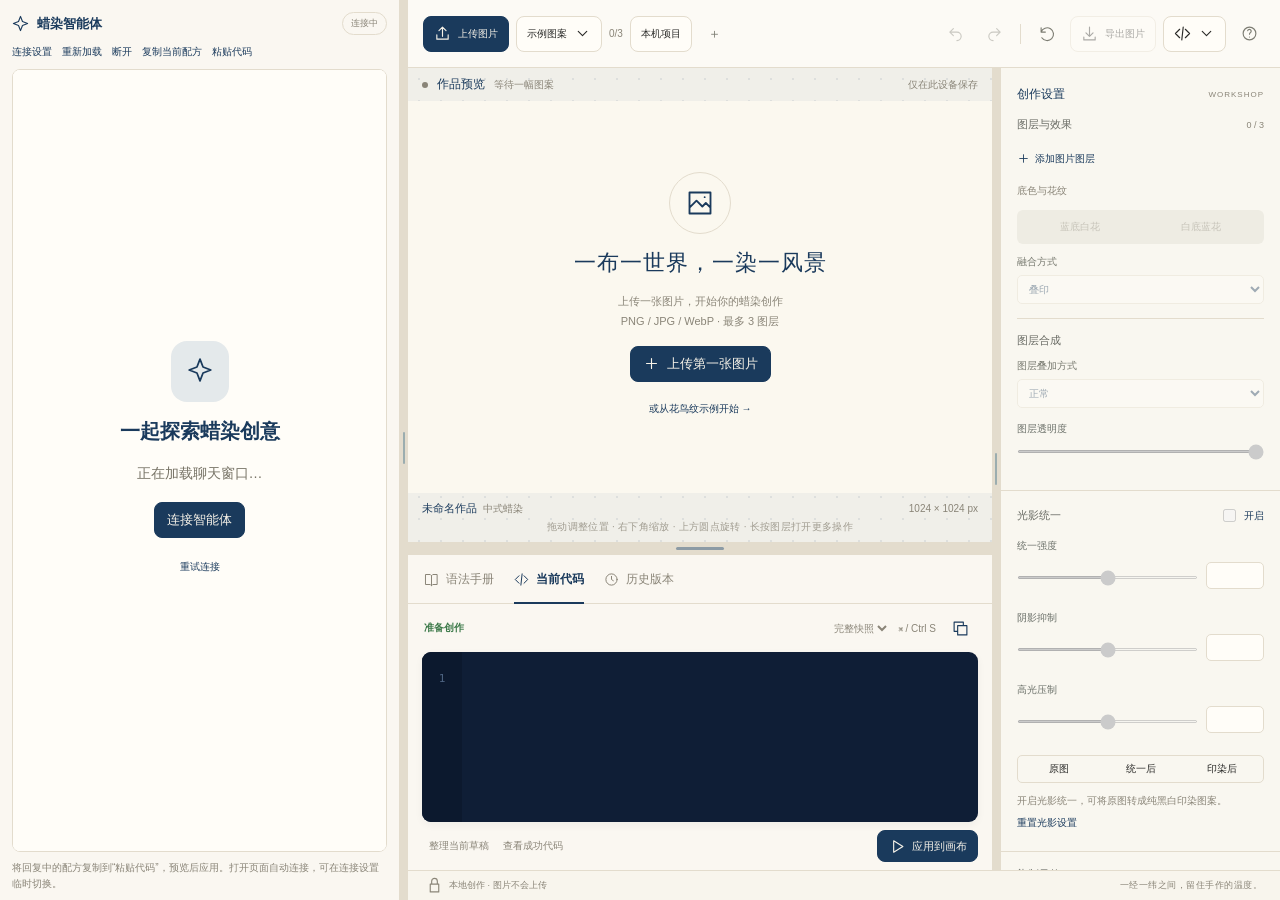
<file: index.html>
<!doctype html><html lang="zh-CN"><head><meta charset="utf-8"><meta name="viewport" content="width=device-width,initial-scale=1"><meta http-equiv="refresh" content="0;url=web/index.html"><title>蜡染AI创作工坊</title></head><body><a href="web/index.html">进入蜡染AI创作工坊</a></body></html>
</file>
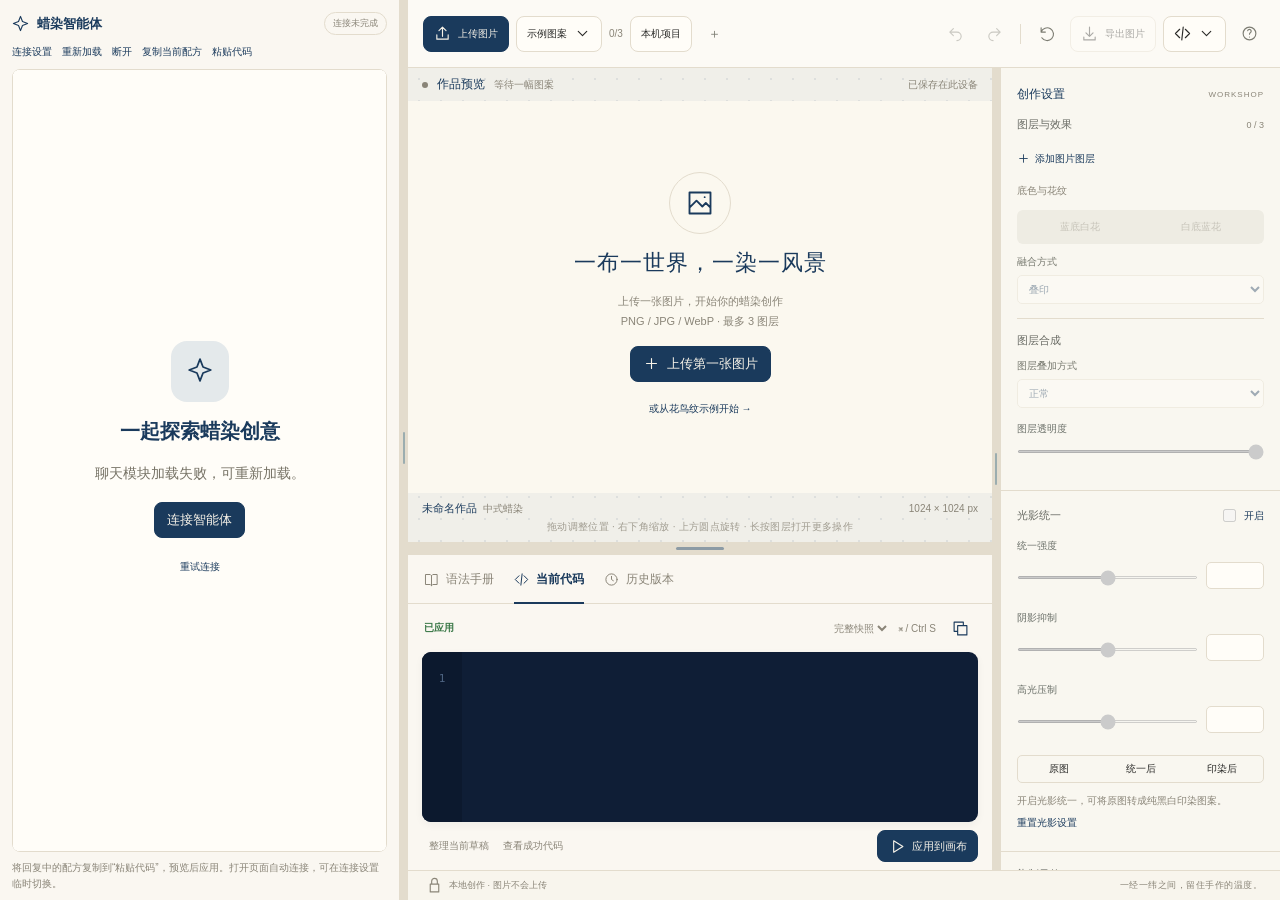
<file: web/index.html>
<!doctype html>
<html lang="zh-CN"><head><meta charset="utf-8"><meta name="viewport" content="width=device-width,initial-scale=1"><meta name="theme-color" content="#1a3a5c"><meta name="description" content="在浏览器里，用中文代码创作属于你的蜡染。图片与作品在本地处理。"><title>蜡染AI创作工坊 · BatikScript</title><link rel="icon" href="assets/favicon.svg" type="image/svg+xml"><link rel="stylesheet" href="style.css"></head><body data-entry="workshop"><div id="app"><p class="boot">正在铺开画布…</p></div><noscript>请开启 JavaScript 以使用本地蜡染创作工具。</noscript><script src="../shared/registry.js"></script><script src="../shared/parser.js"></script><script src="../shared/renderer-legacy.js"></script><script src="../shared/renderer.js"></script><script src="../shared/formatter.js"></script><script src="../shared/storage.js"></script><script src="../shared/ai-adapter.js"></script><script src="workshop-controls.js"></script><script src="../shared/coze-sdk.js"></script><script src="../web/coze-config.js"></script><script src="app.js"></script></body></html>
</file>
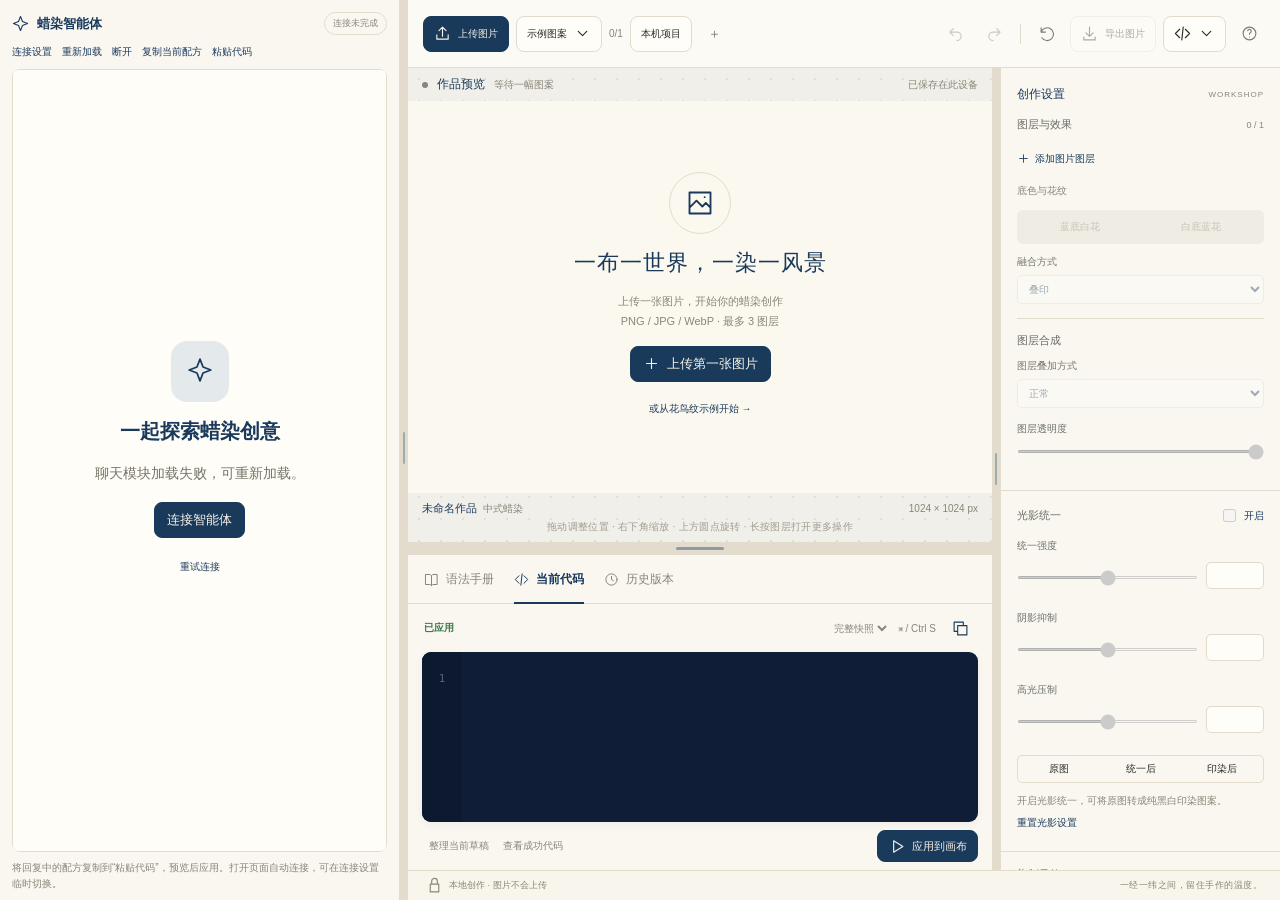
<file: engine/batik_compiler.html>
<!doctype html>
<html lang="zh-CN"><head><meta charset="utf-8"><meta name="viewport" content="width=device-width,initial-scale=1"><title>蜡染单图编译器 · BatikScript</title><link rel="icon" href="../web/assets/favicon.svg" type="image/svg+xml"><link rel="stylesheet" href="../web/style.css"></head><body data-entry="single"><div id="app"><p class="boot">正在铺开画布…</p></div><noscript>请开启 JavaScript。</noscript><script src="../shared/registry.js"></script><script src="../shared/parser.js"></script><script src="../shared/renderer-legacy.js"></script><script src="../shared/renderer.js"></script><script src="../shared/formatter.js"></script><script src="../shared/storage.js"></script><script src="../shared/ai-adapter.js"></script><script src="../web/workshop-controls.js"></script><script src="../shared/coze-sdk.js"></script><script src="../web/coze-config.js"></script><script src="../web/app.js"></script></body></html>
</file>
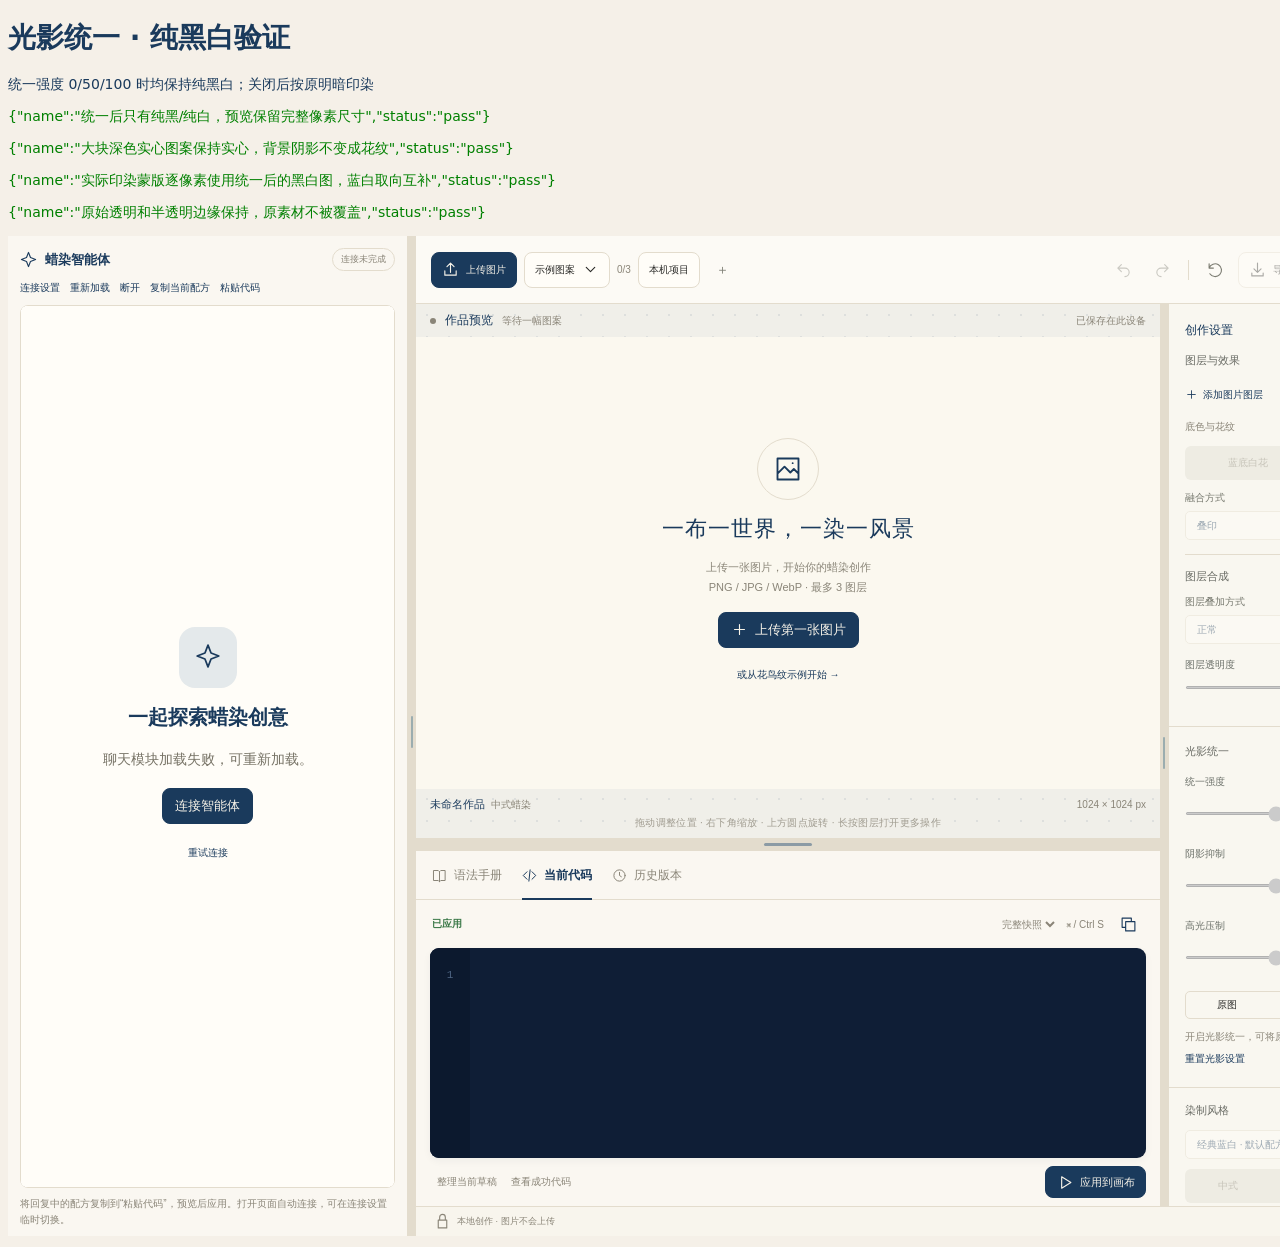
<file: tests/binary-browser.html>
<!doctype html><meta charset="utf-8"><title>纯黑白统一验证</title><style>body{font:14px system-ui;background:#f5f0e8;color:#1a3a5c}.pass{color:green}.fail{color:#b22}pre{white-space:pre-wrap}iframe{width:1440px;height:1000px;border:0}canvas{max-width:100%;display:block;margin-bottom:14px}</style><h1>光影统一 · 纯黑白验证</h1><p id="status">准备</p><div id="report"></div><pre id="json-report"></pre><pre id="image-data" hidden></pre><div id="visuals"></div><iframe id="workshop" src="../web/index.html?test=1"></iframe><script src="binary-browser.js"></script>
</file>
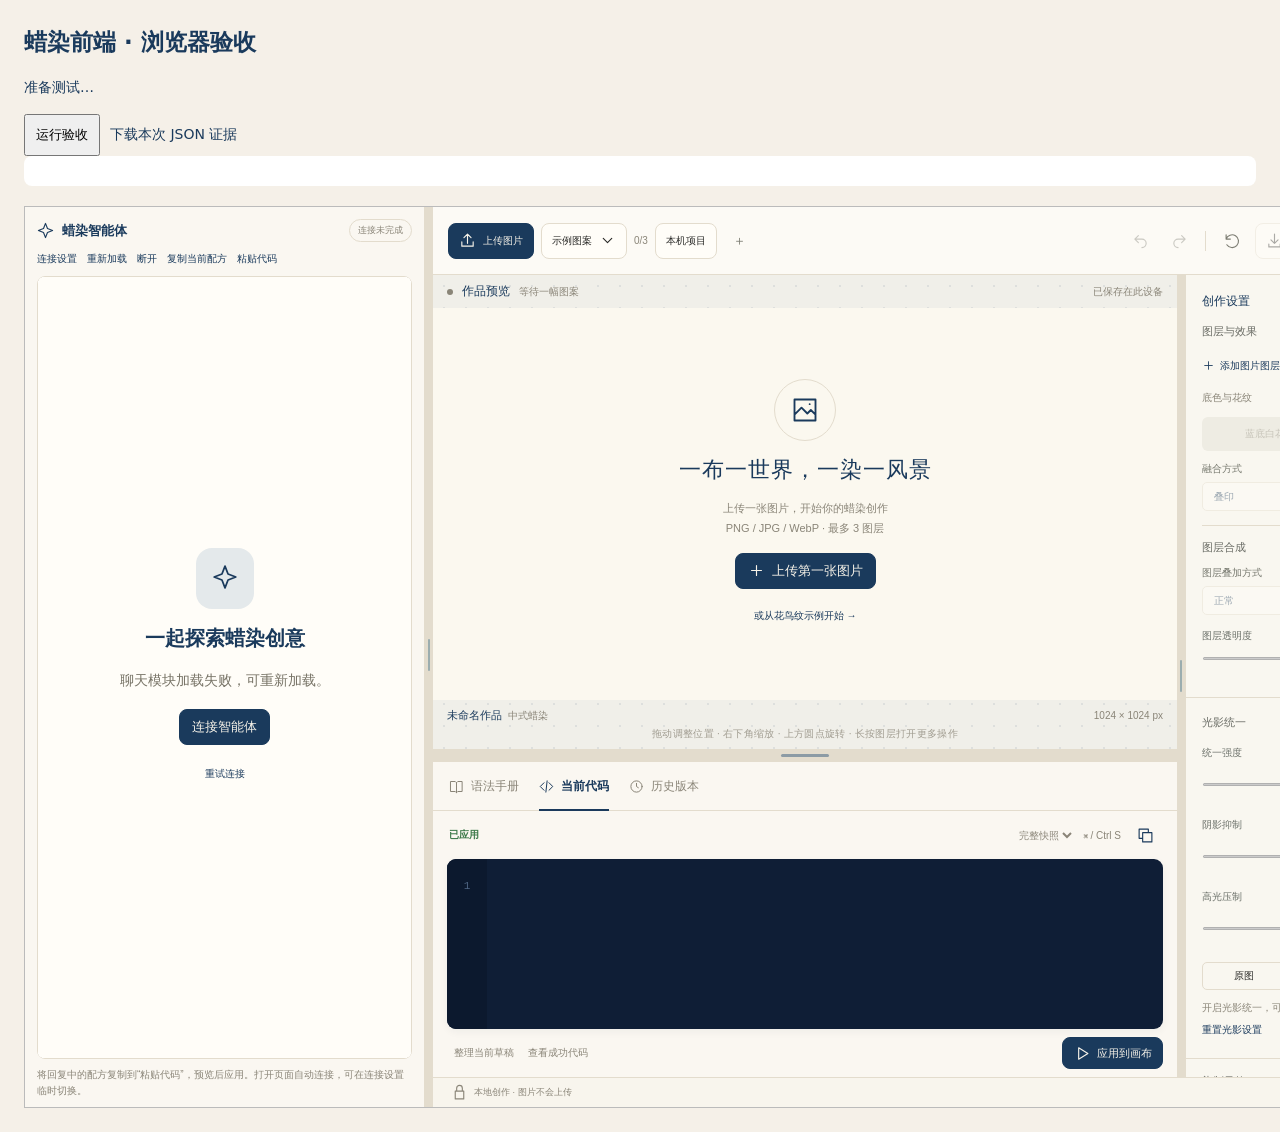
<file: tests/browser.html>
<!doctype html><html lang="zh-CN"><head><meta charset="utf-8"><meta name="viewport" content="width=device-width,initial-scale=1"><title>BatikScript 浏览器验收</title><style>body{font:14px/1.6 system-ui;margin:24px;background:#f5f0e8;color:#1a3a5c}h1{font-size:23px}.pass{color:#3d7a4a}.fail{color:#b3413a}pre{white-space:pre-wrap;font-size:11px}iframe{width:1440px;height:900px;border:1px solid #bbb;display:block;margin-top:20px;transform-origin:top left}button,a{padding:10px;display:inline-block}#report{background:#fff;padding:15px;border-radius:8px}</style></head><body><h1>蜡染前端 · 浏览器验收</h1><p id="status">准备测试…</p><button id="run">运行验收</button><a id="download" hidden>下载本次 JSON 证据</a><div id="report"></div><iframe id="workshop" src="../web/index.html?test=1" title="工坊测试实例"></iframe><script src="browser-tests.js"></script></body></html>
</file>
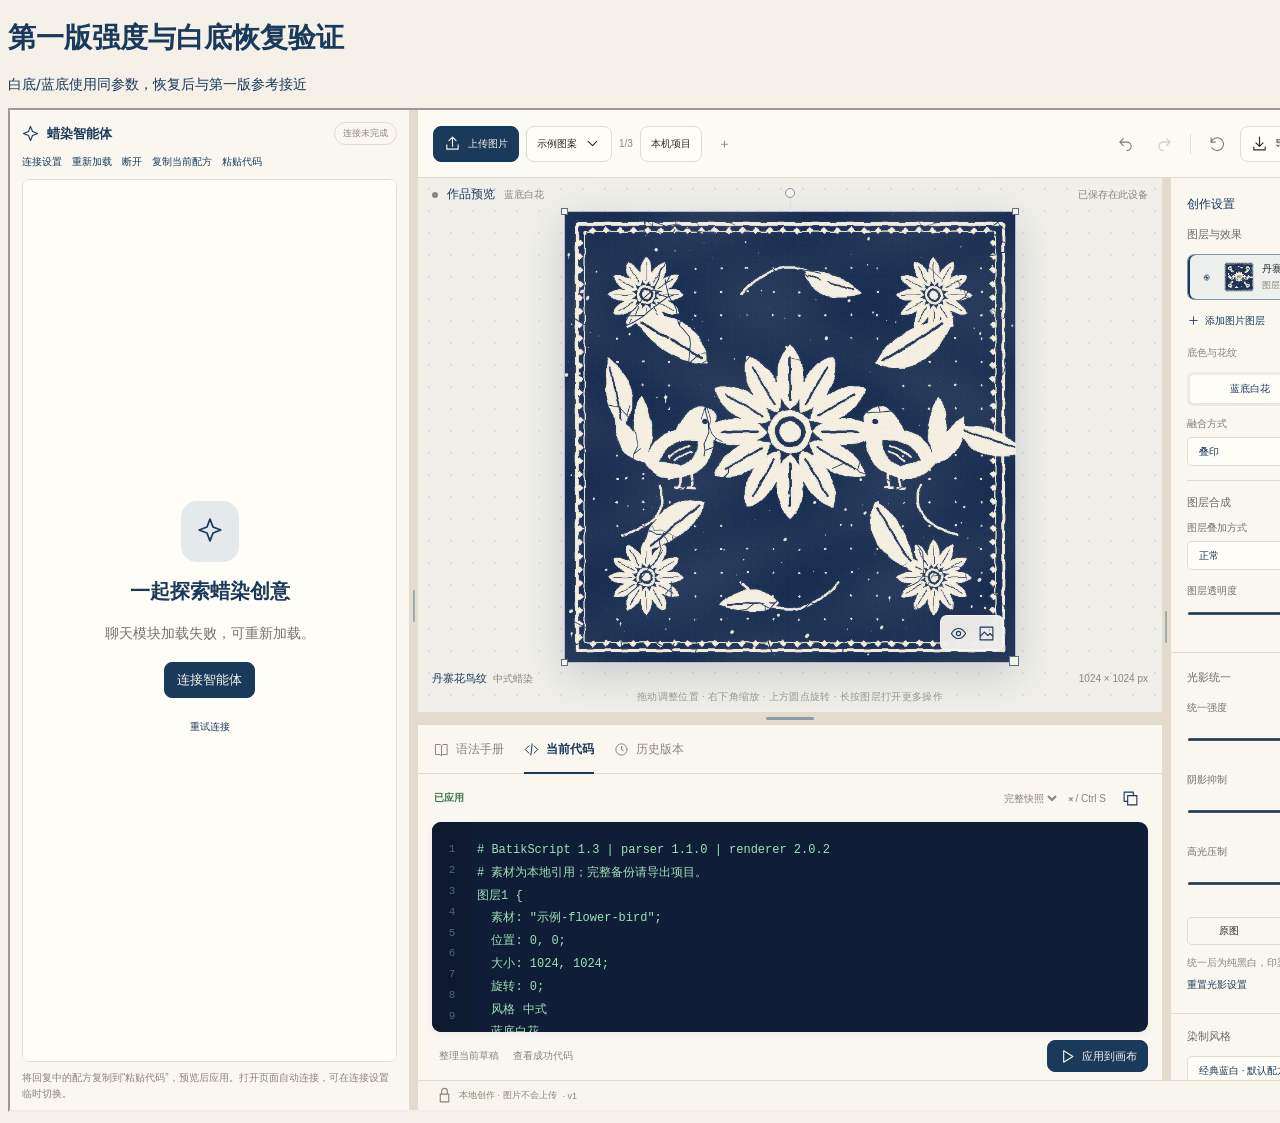
<file: tests/strength-browser.html>
<!doctype html><meta charset="utf-8"><title>第一版强度恢复验证</title><style>body{font:14px system-ui;background:#f5f0e8;color:#1a3a5c}.pass{color:green}.fail{color:#b22}iframe{width:1440px;height:1000px}canvas{max-width:100%;display:block}pre{white-space:pre-wrap}</style><h1>第一版强度与白底恢复验证</h1><p id="status">准备</p><div id="report"></div><pre id="json-report"></pre><pre id="image-data" hidden></pre><div id="visuals"></div><iframe id="workshop" src="../web/index.html?test=1"></iframe><iframe id="previous" src="fixtures/renderer-2.0.0.html" hidden></iframe><script src="strength-browser.js"></script>
</file>
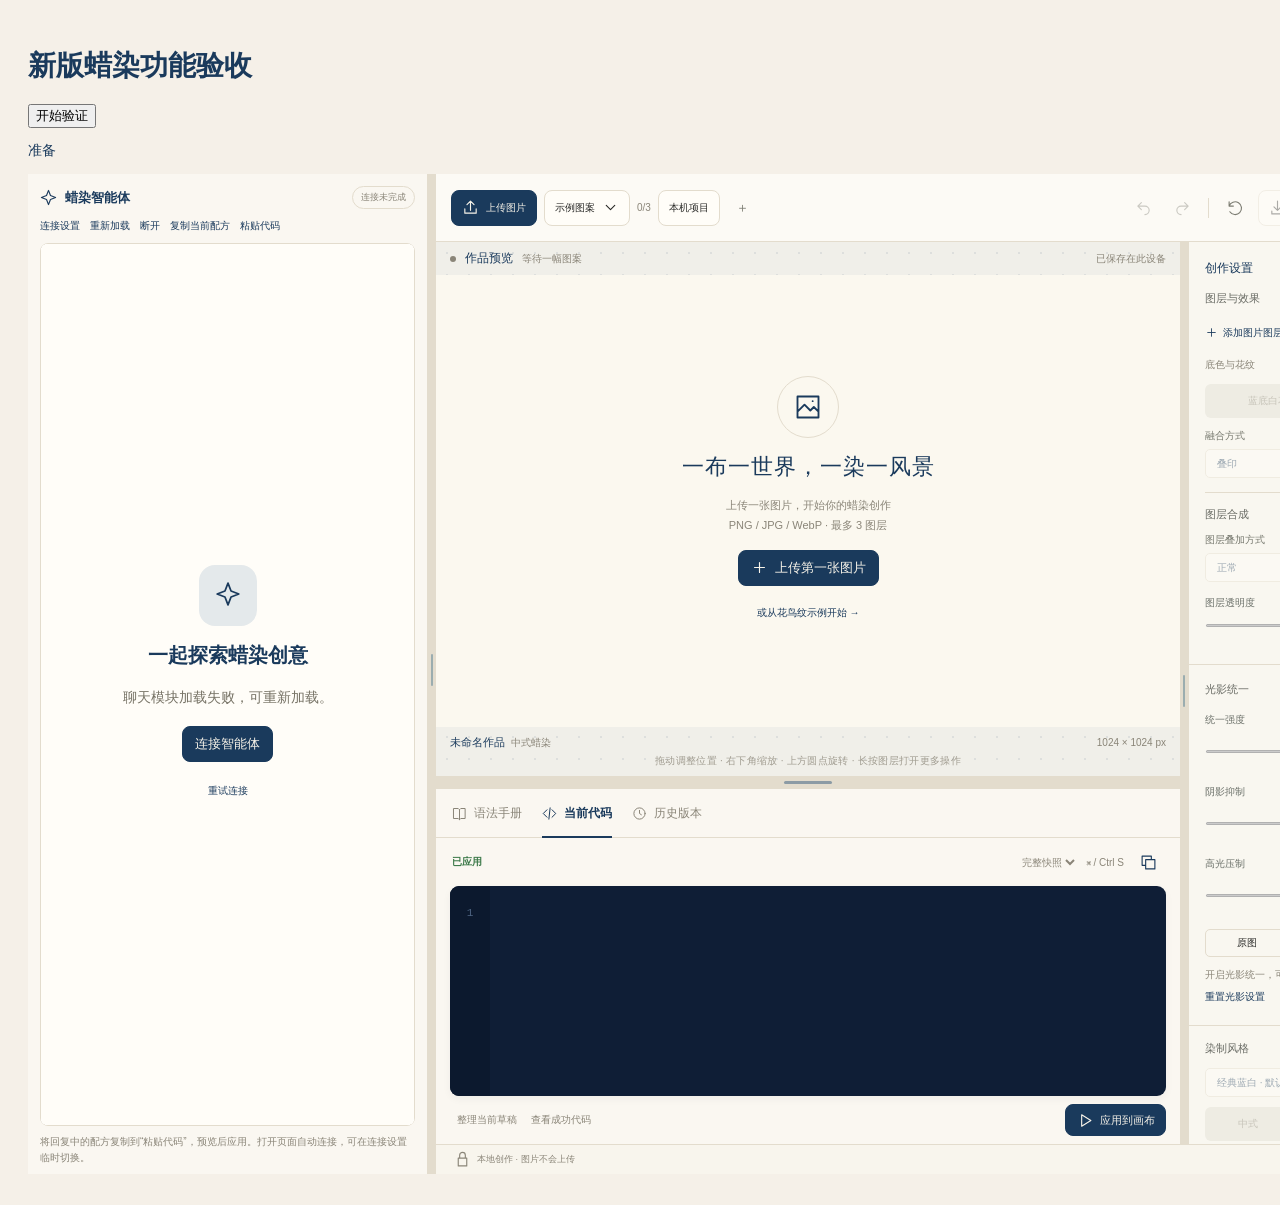
<file: tests/upgrade-browser.html>
<!doctype html><html lang="zh-CN"><meta charset="utf-8"><title>新版蜡染功能验收</title><style>body{background:#f5f0e8;color:#1a3a5c;font:14px system-ui;padding:20px}.pass{color:green}.fail{color:#b22}pre{white-space:pre-wrap}iframe{width:1440px;height:1000px;border:0}canvas{max-width:100%;display:block;margin:12px 0}</style><h1>新版蜡染功能验收</h1><button id="run">开始验证</button><p id="status">准备</p><div id="report"></div><div id="visuals"></div><pre id="json-report"></pre><pre id="visual-data" hidden></pre><iframe id="workshop" src="../web/index.html?test=1"></iframe><script src="upgrade-browser.js"></script></html>
</file>
<file: web/style.css>
:root{--indigo:#1a3a5c;--indigo-light:#2c5282;--indigo-dark:#0f1e36;--cream:#f7f3e9;--paper:#f5f0e8;--earth:#e8dcc4;--bg-soft:#faf7f1;--line:#e3dccd;--ink:#2a2a28;--muted:#8a8578;--ok:#3d7a4a;--warn:#a86c20;--err:#b3413a;font-family:"Noto Sans SC","PingFang SC","Microsoft YaHei",sans-serif;color:var(--ink);font-size:13px;background:var(--bg-soft)}*{box-sizing:border-box}body{margin:0}button,input,textarea,select{font:inherit}button{cursor:pointer}button,a,input,textarea,select{outline-offset:4px}button:focus-visible,a:focus-visible,input:focus-visible,textarea:focus-visible,select:focus-visible{outline:2px solid #4f86ae}button:disabled{opacity:.38;cursor:not-allowed}button{color:inherit;border:0;background:none;transition:background .15s,color .15s}button:hover:not(:disabled){background:#e9e6dc}svg.icon{width:17px;height:17px;fill:none;stroke:currentColor;stroke-width:1.6;stroke-linecap:round;stroke-linejoin:round;flex:none}h1,h2,h3,p{margin:0}button.primary,.primary{background:var(--indigo);color:var(--cream);border-radius:8px}button.primary:hover:not(:disabled){background:var(--indigo-light)}.btn{display:inline-flex;align-items:center;justify-content:center;gap:7px;min-height:36px;padding:0 12px;border:1px solid var(--line);border-radius:8px;background:#fffdf8;white-space:nowrap}.btn.primary{border-color:var(--indigo)}.icon-btn{display:inline-flex;align-items:center;justify-content:center;width:32px;height:32px;border-radius:7px;color:var(--indigo)}.muted{color:var(--muted)}.eyebrow{font-size:10px;letter-spacing:2px;text-transform:uppercase;color:var(--muted)}.badge{display:inline-flex;gap:5px;align-items:center;font-size:10px;padding:4px 8px;border:1px solid var(--line);border-radius:99px;white-space:nowrap}.dot{display:inline-block;width:6px;height:6px;border-radius:50%;background:currentColor}.success{color:var(--ok)}.warning{color:var(--warn)}.danger{color:var(--err)}[hidden]{display:none!important}#app{height:100dvh;min-height:640px;display:flex;overflow:hidden}.boot{padding:40px}.left{width:40%;min-width:400px;max-width:560px;display:flex;flex-direction:column;border-right:1px solid var(--line);background:var(--bg-soft);z-index:2}.brand{height:99px;min-height:99px;padding:22px 26px;display:flex;gap:13px;align-items:center;background:var(--cream);border-bottom:1px solid var(--line)}.brand-seal{width:46px;height:46px;display:grid;place-items:center;border-radius:11px;background:var(--indigo);color:var(--cream);font:30px "Noto Serif SC","Songti SC",serif;position:relative}.brand-seal:after{content:"";position:absolute;inset:5px;border:1px solid #ffffff40;border-radius:7px}.brand h1{font:600 21px "Noto Serif SC","Songti SC",serif;letter-spacing:1.5px;color:var(--indigo)}.brand p{font-size:10px;letter-spacing:1.3px;margin-top:7px;color:var(--muted)}.brand .icon-btn{margin-left:auto}.assistant{height:299px;min-height:230px;max-height:40vh;display:flex;flex-direction:column;padding:18px 24px 14px;border-bottom:1px solid var(--line)}.section-heading{display:flex;align-items:center;justify-content:space-between;gap:10px}.section-heading h2{font-size:13px;font-weight:600;display:flex;gap:8px;align-items:center;color:var(--indigo)}.section-heading .badge{font-size:9px;color:var(--muted)}.chat{overflow:auto;flex:1;padding:16px 0 9px;scrollbar-width:thin}.welcome{display:flex;gap:10px}.avatar{width:25px;height:25px;flex:none;background:#e4e9eb;border-radius:7px;display:grid;place-items:center;color:var(--indigo)}.welcome h3{font-family:"Songti SC",serif;font-size:17px;letter-spacing:1px;color:var(--indigo);margin-bottom:7px}.welcome p{font-size:12px;line-height:1.85;color:#777366;max-width:330px}.quick-prompts{display:flex;gap:6px;flex-wrap:wrap;margin-top:11px}.chip{font-size:11px;background:#f0ede4;border:1px solid var(--line);border-radius:6px;padding:6px 9px;color:var(--indigo)}.chat-message{padding:10px 12px;margin:8px 0;background:var(--paper);border-radius:12px 12px 12px 3px;line-height:1.7;font-size:12px;white-space:pre-wrap;overflow-wrap:anywhere}.chat-message.user{background:var(--indigo);color:#fff;margin-left:35px;border-radius:12px 12px 3px 12px}.chat-code{font-family:monospace;background:var(--indigo-dark);color:#9fe0b8;padding:10px;border-radius:6px;white-space:pre-wrap;margin:7px 0}.chat-input{display:flex;align-items:center;gap:7px;border:1px solid var(--line);border-radius:9px;background:#fffdf8;padding:5px 6px 5px 12px}.chat-input input{min-width:0;flex:1;border:0;background:transparent;font-size:11px;height:28px;color:var(--ink)}.chat-input input::placeholder{color:#aaa596}.chat-input .send{width:29px;height:29px;display:grid;place-items:center;border-radius:7px;background:var(--indigo);color:#fff}.paste-link{font-size:10px;color:var(--indigo);white-space:nowrap;border-left:1px solid var(--line);padding:5px 9px}.language-panel{min-height:0;flex:1;display:flex;flex-direction:column}.tabs{display:flex;gap:21px;padding:0 24px;border-bottom:1px solid var(--line);min-height:49px}.tab{padding:0 0 0;display:flex;gap:7px;align-items:center;position:relative;color:var(--muted);font-size:12px;white-space:nowrap}.tab svg{width:15px;height:15px}.tab[aria-selected=true]{color:var(--indigo);font-weight:600}.tab[aria-selected=true]:after{content:"";height:2px;background:var(--indigo);position:absolute;bottom:-1px;left:0;right:0}.tab-panel{flex:1;min-height:0;display:flex;flex-direction:column}.code-meta{display:flex;align-items:center;gap:8px;padding:13px 24px 10px;font-size:10px;color:var(--muted)}.code-meta #apply-status{font-size:10px;color:var(--ok);font-weight:600}.code-meta .spacer{flex:1}.code-meta select{max-width:98px;border:0;color:var(--muted);background:transparent;font-size:10px}.editor-wrap{margin:0 18px;min-height:100px;flex:1;display:flex;border-radius:9px;overflow:hidden;background:var(--indigo-dark);box-shadow:0 3px 9px #1020380c;position:relative}.gutter{padding:17px 0;text-align:center;width:40px;background:#0c192e;color:#4e6482;font:11px/1.9 "JetBrains Mono",monospace;overflow:hidden;user-select:none;flex:none;white-space:pre}.editor{width:100%;resize:none;border:0;background:transparent;color:#9fe0b8;padding:17px 12px 17px 5px;font:12px/1.9 "JetBrains Mono","SFMono-Regular",Consolas,"PingFang SC",monospace;tab-size:2;white-space:pre;outline-offset:-3px!important;scrollbar-color:#34506c transparent;scrollbar-width:thin}.editor-footer{display:flex;justify-content:space-between;align-items:center;padding:10px 21px 13px;gap:8px}.editor-footer .btn{font-size:11px;min-height:32px;padding:0 10px}.editor-footer .text-btn{font-size:10px;color:var(--muted);padding:7px}.diagnostics{max-height:105px;overflow:auto;margin:0 18px 12px;border:1px solid #d9c6a2;border-radius:7px;background:#fbf4e4}.diagnostics button{display:block;width:100%;text-align:left;font-size:10px;padding:7px 9px;line-height:1.5;color:#896027}.handbook,.history{overflow:auto;padding:16px 22px}.manual-card{padding:12px;border:1px solid var(--line);border-radius:9px;margin-bottom:9px;background:#fffdf8}.manual-card strong{font-size:12px;color:var(--indigo)}.manual-card p{margin:6px 0;font-size:11px;color:var(--muted);line-height:1.7}.manual-card code{display:block;font-size:11px;color:var(--indigo);background:#eff0eb;padding:7px;border-radius:4px}.history-item{border-bottom:1px solid var(--line);padding:11px 0;display:flex;gap:10px;align-items:center}.history-item .history-info{flex:1}.history-item strong{display:block;font-size:12px;font-weight:500}.history-item small{display:block;font-size:10px;color:var(--muted);margin-top:5px}.history-empty{font-size:12px;color:var(--muted);line-height:1.9}.workspace{flex:1;min-width:0;display:flex;flex-direction:column;background:#f0efe9;position:relative}.toolbar{min-height:68px;display:flex;gap:8px;align-items:center;justify-content:space-between;padding:13px 22px;border-bottom:1px solid var(--line);background:#fcfaf5;flex-wrap:wrap}.toolbar-group{display:flex;gap:7px;align-items:center}.toolbar .btn{font-size:11px;padding:0 10px}.toolbar .icon-btn{color:#7c7c72}.separator{height:20px;width:1px;background:var(--line);margin:0 3px}.dropdown{position:relative}.dropdown summary{list-style:none;cursor:pointer}.dropdown summary::-webkit-details-marker{display:none}.dropdown[open]>summary{background:#ebe8de}.menu{position:absolute;top:calc(100% + 6px);left:0;z-index:20;min-width:200px;max-width:calc(100vw - 30px);border:1px solid var(--line);border-radius:10px;background:#fffdf8;padding:6px;box-shadow:0 10px 30px #00000024}.menu.right{left:auto;right:0}.menu button{display:flex;align-items:center;gap:9px;text-align:left;width:100%;padding:10px;border-radius:5px;font-size:11px;white-space:nowrap}.menu small{display:block;font-size:9px;color:var(--muted);margin-top:3px}.menu img{width:36px;height:36px;background:var(--indigo);border-radius:5px}.workbody{min-height:0;flex:1;display:flex}.studio{min-width:0;flex:1;display:flex;flex-direction:column;position:relative;background-image:radial-gradient(#1a3a5c16 .8px,transparent .8px);background-size:22px 22px}.stage-heading{display:flex;justify-content:space-between;align-items:center;padding:8px 14px;gap:12px}.stage-heading h2{font-size:12px;font-weight:500;color:var(--indigo);display:flex;gap:9px;align-items:center}.stage-heading span{font-size:10px;color:var(--muted)}
.stage{flex:1;min-height:0;display:grid;place-items:center;position:relative;container-type:size}
.canvas-wrap{position:relative;aspect-ratio:1;width:min(100cqw,100cqh);box-shadow:0 12px 40px #1a3a5c2e;background:var(--earth);touch-action:none}
.canvas-wrap canvas{display:block;width:100%;height:100%}.canvas-wrap canvas:focus-visible{outline-offset:-2px}
.stage.drag-over::after{content:"";position:absolute;inset:0;z-index:1;border:3px dashed var(--indigo);pointer-events:none}
.canvas-wrap.comparing:after{content:"原图对照";position:absolute;top:12px;left:12px;background:#ffffffd9;padding:5px 10px;border-radius:5px;font-size:10px;color:var(--indigo)}.selection{position:absolute;border:1px solid #e5edf5bb;pointer-events:none;transform-origin:center}.selection i{width:7px;height:7px;border:1px solid #5b708a;background:#f7f3e9;position:absolute}.selection i:nth-child(1){left:-4px;top:-4px}.selection i:nth-child(2){right:-4px;top:-4px}.selection i:nth-child(3){left:-4px;bottom:-4px}.selection i:nth-child(4){right:-4px;bottom:-4px;cursor:nwse-resize;pointer-events:auto;width:10px;height:10px}.selection .rotate-handle{position:absolute;left:calc(50% - 5px);top:-24px;pointer-events:auto;width:10px;height:10px;border:1px solid #8293a7;border-radius:50%;background:var(--cream);cursor:grab}.selection .rotate-handle:after{content:"";height:14px;width:1px;background:#d5e0eb;position:absolute;left:4px;top:9px}.empty-canvas{position:absolute;inset:0;display:flex;flex-direction:column;align-items:center;justify-content:center;gap:14px;text-align:center;padding:24px;color:var(--indigo);background:#fbf8ef}.empty-symbol{width:62px;height:62px;border:1px solid var(--line);border-radius:50%;display:grid;place-items:center}.empty-symbol svg{width:28px;height:28px}.empty-canvas h3{font:22px "Songti SC",serif;letter-spacing:1px}.empty-canvas p{font-size:11px;line-height:1.8;color:var(--muted)}.art-caption{display:flex;justify-content:space-between;align-items:center;padding:8px 14px 0;color:var(--muted);font-size:10px;gap:10px}.art-caption strong{font-size:11px;font-weight:500;color:var(--indigo);margin-right:6px}.art-caption>span:first-child{min-width:0;overflow:hidden;text-overflow:ellipsis;white-space:nowrap}#dimensions{flex:none}.stage-hint{font-size:10px;text-align:center;color:#a09c90;padding:4px 12px 8px;letter-spacing:.3px}.canvas-tools{position:absolute;bottom:12px;right:12px;display:flex;background:#faf7f1eb;backdrop-filter:blur(8px);padding:3px;border:1px solid #fff9;border-radius:7px;box-shadow:0 2px 10px #0001}.canvas-tools .icon-btn{width:28px;height:28px}.inspector{width:225px;min-width:225px;background:#f9f7f0;border-left:1px solid var(--line);overflow:auto;scrollbar-width:thin}.inspector-title{padding:18px 16px 14px;display:flex;align-items:center;justify-content:space-between;font-size:12px;color:var(--indigo)}.inspector-title .eyebrow{font-size:8px;letter-spacing:1px}.inspector-section{padding:15px 16px;border-top:1px solid var(--line)}.inspector-section h3{font-size:11px;font-weight:500;margin-bottom:12px;display:flex;align-items:center;justify-content:space-between;color:#6a6c65}.inspector-section h3 span{font-size:9px;color:var(--muted)}.layer-item{border:1px solid var(--line);border-radius:7px;padding:7px;display:flex;align-items:center;gap:7px;margin:6px 0;background:#fffcf6}.layer-item.selected{border-color:#7e94a7;background:#edf0ed;box-shadow:inset 2px 0 var(--indigo)}.layer-select{display:flex;align-items:center;gap:8px;min-width:0;flex:1;text-align:left;padding:0}.layer-thumb{width:30px;height:30px;background:var(--indigo);border:1px solid #d0d3cc;object-fit:cover;border-radius:4px}.layer-name{min-width:0;flex:1}.layer-name strong{display:block;font-weight:500;font-size:10px;overflow:hidden;text-overflow:ellipsis;white-space:nowrap;max-width:110px}.layer-name small{display:block;color:var(--muted);font-size:9px;margin-top:3px}.layer-item .icon-btn{width:22px;height:26px}.layer-item .icon-btn svg{width:13px}.field{display:flex;flex-direction:column;gap:6px;margin-top:11px}.field label,.control-label{font-size:10px;color:#77796f}.field select,.field input[type=number]{border:1px solid var(--line);border-radius:5px;background:#fffdf8;padding:7px;min-width:0;color:var(--indigo);width:100%;font-size:10px}.field select:disabled{opacity:.4}.segmented{display:flex;background:#eeece3;padding:3px;border-radius:6px;margin-top:10px}.segmented button{font-size:10px;padding:7px 3px;flex:1;border-radius:4px;color:var(--muted)}.segmented button.active{background:#fffdf8;color:var(--indigo);box-shadow:0 1px 3px #00000010}.swatches{display:grid;grid-template-columns:repeat(7,1fr);gap:7px;margin-top:10px}.swatch{width:20px;height:20px;border-radius:50%;padding:0;position:relative;box-shadow:inset 0 0 0 1px #0001}.swatch:hover{transform:scale(1.1)}.swatch.active:after{content:"";position:absolute;inset:-4px;border:1px solid var(--indigo);border-radius:50%}.swatch .tick{color:white;font-size:9px;text-shadow:0 1px 2px #0009}.range-control{margin:14px 0}.range-top{display:flex;justify-content:space-between;align-items:center;font-size:10px;color:#6c716a;margin-bottom:5px}.range-top output{font-size:10px;color:var(--indigo);font-family:monospace}.range-control input{width:100%;height:3px;accent-color:var(--indigo);cursor:pointer;margin:8px 0}.more-controls summary{cursor:pointer;font-size:10px;color:var(--muted);padding:6px 0}.transform-grid{display:grid;grid-template-columns:1fr 1fr;gap:8px}.transform-grid .field{margin-top:4px}.tiny-btn{font-size:10px;color:var(--indigo);padding:6px 0;display:flex;align-items:center;gap:5px}.tiny-btn svg{width:13px}.overlay-list{font-size:10px;line-height:1.8;color:var(--muted)}.overlay-row{display:flex;align-items:center;justify-content:space-between;margin:6px 0}.overlay-row .dot{width:9px;height:9px;margin-right:5px}.overlay-row button{font-size:14px}.animation-bar{display:flex;gap:10px;align-items:center;padding:11px 22px;border-top:1px solid var(--line);background:#faf8f0;font-size:10px;color:var(--indigo)}.animation-bar input[type=range]{flex:1;min-width:30px;accent-color:var(--indigo);height:3px}.animation-bar label{display:flex;align-items:center;gap:5px;white-space:nowrap}.statusbar{height:30px;min-height:30px;display:flex;align-items:center;justify-content:space-between;border-top:1px solid var(--line);background:#f8f5ed;padding:0 18px;font-size:9px;color:var(--muted);gap:10px}.statusbar .status-left{display:flex;align-items:center;gap:6px}.statusbar .status-right{letter-spacing:.5px}.toast{position:fixed;bottom:27px;left:50%;transform:translateX(-50%);z-index:100;background:var(--indigo-dark);color:var(--cream);border:1px solid #fff2;border-radius:99px;padding:12px 22px;font-size:12px;box-shadow:0 10px 30px #0002;max-width:90vw;text-align:center;line-height:1.6}.busy{position:absolute;left:50%;top:70px;transform:translateX(-50%);background:#fffdf6f5;padding:9px 14px;border-radius:7px;box-shadow:0 4px 20px #0001;font-size:10px;z-index:8;white-space:nowrap;display:flex;align-items:center;gap:12px}.busy button{color:var(--err);font-size:10px}.context-menu{position:fixed;z-index:40;min-width:140px;background:#fffdf8;border:1px solid var(--line);border-radius:8px;padding:5px;box-shadow:0 10px 30px #0002}.context-menu button{display:block;width:100%;text-align:left;padding:8px 12px;font-size:11px;border-radius:4px}dialog{border:1px solid var(--line);border-radius:16px;background:var(--bg-soft);color:var(--ink);box-shadow:0 20px 100px #0003;width:min(600px,94vw);padding:0;max-height:88dvh;overflow:auto}dialog::backdrop{background:#0f1e3677;backdrop-filter:blur(4px)}.modal-head{padding:21px 24px 17px;border-bottom:1px solid var(--line);display:flex;justify-content:space-between;align-items:center}.modal-head h2{font:600 19px "Songti SC",serif;color:var(--indigo);letter-spacing:1px}.modal-body{padding:22px 24px;font-size:12px;line-height:1.9}.modal-body p{margin-bottom:12px;color:#777366}.modal-body textarea{display:block;resize:vertical;width:100%;height:225px;border:0;border-radius:8px;background:var(--indigo-dark);color:#9fe0b8;padding:16px;font:12px/1.9 monospace}.modal-body label{display:flex;gap:8px;align-items:center;margin:10px 0}.modal-body select,.modal-body input[type=number]{border:1px solid var(--line);border-radius:5px;padding:7px;background:#fff}.modal-footer{padding:15px 24px;display:flex;justify-content:flex-end;gap:9px;border-top:1px solid var(--line)}.preview-diagnostics{max-height:155px;overflow:auto;background:var(--paper);padding:12px;border-radius:7px;font-size:11px;margin-top:12px}.choice-btn{display:block;width:100%;text-align:left;border:1px solid var(--line);padding:10px;border-radius:5px;margin-top:8px;white-space:pre-wrap}.help-step{display:flex;gap:13px;margin:18px 0}.help-step b{display:grid;place-items:center;width:27px;height:27px;flex:none;border:1px solid var(--line);border-radius:50%;color:var(--indigo);font:15px serif}.help-step strong{font-size:12px;color:var(--indigo)}.help-step p{margin:4px 0;font-size:11px}.check-row{display:flex;justify-content:space-between;align-items:center;font-size:10px;color:var(--muted);gap:8px;margin-top:12px}#save-indicator{max-width:230px;overflow:hidden;text-overflow:ellipsis;white-space:nowrap}.mobile-inspector{display:none}
@media(min-height:1000px){.assistant{height:350px}.brand{height:108px;min-height:108px}}
@media(max-width:1250px){.toolbar{padding:12px;gap:6px}.toolbar .btn{padding:0 8px}.inspector{width:205px;min-width:205px}.inspector-section{padding:13px}.brand{padding:22px}.brand h1{font-size:19px}.toolbar .optional-label{display:none}.statusbar .status-right{display:none}}
@media(min-width:900px) and (max-width:1100px){.inspector{position:absolute;top:69px;bottom:30px;right:0;z-index:15;box-shadow:-8px 0 30px #0001}.inspector:not(.mobile-open){display:none}.mobile-inspector{display:inline-flex}}
@media(max-width:899px){#app{height:auto;min-height:100dvh;overflow:visible;flex-direction:column}.left{width:100%;min-width:0;max-width:none;height:58dvh;min-height:520px;border-right:0;border-bottom:1px solid var(--line)}.brand{height:78px;min-height:78px;padding:15px 20px}.brand h1{font-size:20px}.brand-seal{width:41px;height:41px;font-size:27px}.assistant{height:205px;min-height:155px;padding:12px 20px}.chat{padding:10px 0 5px}.welcome h3{font-size:15px}.welcome p{max-width:none;font-size:11px}.quick-prompts{margin-top:8px}.quick-prompts .chip{padding:4px 8px;font-size:10px}.tabs{min-height:42px;padding:0 20px}.code-meta{padding:8px 20px}.editor-wrap{min-height:90px}.editor{font-size:11px;padding-top:10px}.gutter{padding-top:10px}.editor-footer{padding:7px 20px}.diagnostics{max-height:58px;margin-bottom:7px}.workspace{min-height:650px;height:calc(100dvh - 75px)}.toolbar{min-height:65px;padding:12px}.toolbar-group{gap:5px}.toolbar .btn{min-height:34px;font-size:10px;padding:0 8px}.toolbar .icon-btn{width:27px}.toolbar .optional-label{display:none}.inspector{position:absolute;right:0;top:65px;bottom:30px;z-index:15;width:225px;box-shadow:-8px 0 30px #0001}.inspector:not(.mobile-open){display:none}.mobile-inspector{display:inline-flex}.animation-bar{padding:8px 12px;gap:6px}.animation-bar .btn{padding:0 8px;min-height:30px;font-size:10px}.animation-bar label{font-size:9px}.statusbar{padding:0 12px;font-size:9px}.toast{bottom:18px;font-size:11px;width:max-content;max-width:92vw}.help-step{margin:12px 0}}
.studio{overflow:hidden}
@media(prefers-reduced-motion:reduce){*{scroll-behavior:auto!important;transition:none!important}} 
/* v0.2 workshop: independently resizable panels and dye controls. */
@media(min-width:1100px){.left{width:var(--left-width,400px);min-width:300px;max-width:none;flex:none}.inspector{width:var(--right-width,280px);min-width:240px;flex:none}.studio{min-width:360px}.splitter{width:8px;flex:none;cursor:col-resize;background:var(--line);position:relative;touch-action:none;z-index:3}.splitter:after{content:"";position:absolute;width:2px;height:32px;top:48%;left:3px;background:#9badaf;border-radius:2px}.splitter:hover,.splitter.dragging,.splitter:focus-visible{background:#9bb0ba}.toolbar{padding:12px 15px}.toolbar-group{flex-wrap:wrap}}
@media(max-width:1099px){.splitter{display:none}}
.toggle{display:flex;gap:5px;align-items:center;font-size:10px;color:var(--indigo)}.toggle input{accent-color:var(--indigo)}.view-tabs{display:flex;border:1px solid var(--line);border-radius:5px;overflow:hidden;margin-top:12px}.view-tabs button{flex:1;padding:6px 0;font-size:10px}.field-help{font-size:10px;line-height:1.8;color:var(--muted);margin-top:9px}.ratio-bar{display:flex;height:9px;border-radius:5px;overflow:hidden;margin:10px 0}.ratio-bar span{height:100%}.palette-row{background:#fffdf8;border:1px solid var(--line);border-radius:7px;padding:9px;margin:9px 0}.palette-row-head{display:flex;align-items:center;gap:5px;min-width:0}.palette-row-head strong{font-size:9px;white-space:nowrap}.palette-row-head input[type=color]{border:0;padding:0;width:24px;height:24px;background:none;flex:none}.palette-row-head select{min-width:0;flex:1;background:#faf8f2;border:1px solid var(--line);border-radius:4px;padding:3px;font-size:10px}.palette-row-head button{font-size:16px;padding:0 3px}.palette-number{display:flex;gap:5px;align-items:center;font-size:9px;color:var(--muted);margin-top:9px}.palette-number input[type=range]{width:40px;min-width:20px;flex:1;accent-color:var(--indigo);height:3px}.palette-number input[type=number]{width:48px;padding:3px;border:1px solid var(--line);border-radius:4px;color:var(--indigo);font-size:10px}.palette-seed{display:flex;gap:5px;margin-top:9px}.palette-seed input{width:55px;min-width:0;flex:1;font-size:10px;border:1px solid var(--line);border-radius:4px;padding:4px}.palette-seed .chip{font-size:9px;padding:4px}.palette-actions{display:flex;gap:6px;margin-top:10px}.palette-actions button{flex:1}.layer-hidden{opacity:.5}.canvas-wrap[data-view]:not([data-view=""]):after{content:attr(data-view);position:absolute;top:10px;left:10px;border-radius:5px;background:#fffdf5e6;padding:5px 9px;font-size:10px;color:var(--indigo)}#time-label{white-space:nowrap;font-size:9px}.animation-bar{flex-wrap:wrap}#progress{min-width:50px}.editor-footer{flex-wrap:wrap}.toolbar .btn{font-size:10px}
.range-control{position:relative}.range-control .percent-input{width:58px;min-height:27px;margin-top:4px;background:#fffdf8;border:1px solid var(--line);border-radius:5px;padding:3px 5px;font-size:11px}.range-control:has(.percent-input)>input[type=range]{width:calc(100% - 66px);margin-right:8px;vertical-align:middle}.range-control .percent-input{vertical-align:middle}
@media(min-width:900px) and (max-width:1099px){.left{width:var(--left-width,400px);min-width:300px;max-width:none;flex:none}.splitter-left{display:block;flex:0 0 8px;cursor:col-resize;background:#e3dccd88;touch-action:none}.studio{min-width:360px}}
@media(min-width:1100px){.left{container-type:inline-size}.brand{padding:18px 18px}.brand h1{font-size:19px}.brand p{letter-spacing:.6px}.brand-seal{flex:none}.tabs{gap:14px;padding:0 16px}.assistant{padding:18px 16px 14px}.section-heading{flex-wrap:wrap}.code-meta{padding-left:16px;padding-right:16px}.editor-footer{padding-left:14px;padding-right:14px}}
@media(min-width:1100px){.inspector{position:static;box-shadow:none}.inspector:not(.mobile-open){display:block}.mobile-inspector{display:none}}

.layer-compositing{border-top:1px solid var(--line);margin-top:14px;padding-top:14px}.layer-compositing h4{font-size:11px;font-weight:500;color:#6a6c65;margin:0 0 10px}

/* Agent conversation shares the existing left panel. */
.agent-tools{display:flex;align-items:center;gap:9px;margin-top:7px;flex-wrap:wrap}.agent-tools .tiny-btn{font-size:10px;padding:2px 0}.agent-tools>span{font-size:9px;color:var(--muted)}.assistant{height:350px;min-height:260px;max-height:48vh}.assistant .section-heading h2{white-space:nowrap}.assistant .badge{font-size:9px;white-space:normal}.chat-message .btn{display:flex;margin-top:9px;font-size:10px;white-space:normal}.agent-request-status{margin:8px 0;color:var(--warn)}#agent-connection-status{color:var(--indigo);margin:14px 0}.chat-message{word-break:break-word}
@media(max-width:899px){.assistant{height:235px;min-height:200px;padding-top:10px;padding-bottom:10px}.assistant .chat{padding-top:8px}.assistant .welcome h3{font-size:14px}.agent-tools{gap:8px;margin-top:5px}}

.assistant-sdk{height:420px;min-height:300px;max-height:54vh;padding:12px 12px 8px;gap:8px}.assistant-sdk .agent-tools{margin:0;gap:10px}.assistant-sdk .agent-tools a{font-size:10px;color:var(--indigo);text-decoration:none}.assistant-sdk iframe{display:block;width:100%;min-height:0;flex:1;border:1px solid var(--line);border-radius:8px;background:#fff}.sdk-hint{font-size:10px;color:var(--muted);line-height:1.6}
@media(max-width:899px){.left:has(.assistant-sdk){height:850px;min-height:830px}.assistant-sdk{height:430px;min-height:360px;max-height:none}.left:has(.assistant-sdk) .language-panel{flex:1;min-height:300px}}

/* Full-height conversation, with code tools beneath the artwork. */
.left>.assistant-sdk{height:auto;min-height:0;max-height:none;flex:1;border-bottom:0}
.preview-panel{height:var(--preview-height,300px);min-height:200px;min-width:0;flex:none;display:flex;flex-direction:column;position:relative}
.studio{overflow:auto}
.studio>.language-panel{flex:none;height:var(--tools-height,260px);min-height:240px;border-top:1px solid var(--line);background:var(--bg-soft)}
.studio .tabs{padding:0 16px;gap:20px;flex:none}
.studio .code-meta{padding:8px 16px;flex:none}
.studio .editor-wrap{margin:0 14px}
.studio .editor-footer{padding:8px 14px;flex:none}
.studio .diagnostics{margin:6px 14px;flex-shrink:1}
@media(max-width:899px){.left:has(.assistant-sdk){height:clamp(400px,70dvh,640px);min-height:400px}.left>.assistant-sdk{height:auto;min-height:0;max-height:none}.studio>.language-panel{min-height:240px}.preview-panel{min-height:200px}}

.row-splitter{height:12px;flex:none;position:relative;display:grid;place-items:center;background:var(--line);cursor:row-resize;touch-action:none;outline-offset:-2px}
.row-splitter:after{content:"";width:48px;height:3px;border-radius:3px;background:#8c9ba5}
.row-splitter:hover,.row-splitter:focus-visible,.row-splitter.dragging{background:#c4d2d8}
.row-splitter.dragging{user-select:none}
.studio .tab-panel{overflow:auto}
@media(max-width:899px){.row-splitter{height:20px}}

/* Optional official Coze SDK, isolated from the local art workspace. */
.sdk-view{position:relative;flex:1;min-height:0;overflow:hidden;border:1px solid var(--line);border-radius:8px;background:#fff}.assistant-sdk .sdk-view>iframe{width:100%;height:100%;border:0;border-radius:0}.sdk-placeholder{position:absolute;inset:0;display:flex;flex-direction:column;align-items:center;justify-content:center;gap:16px;padding:24px;text-align:center;background:#fffdf8}.sdk-symbol{padding:16px;border-radius:16px;background:#e4e9eb;color:var(--indigo)}.sdk-symbol svg{width:26px;height:26px}.sdk-placeholder h3{font-family:"Songti SC",serif;font-size:20px;color:var(--indigo)}.sdk-placeholder p{max-width:300px;line-height:1.8;color:#777366;font-size:14px}.sdk-settings label{display:block;margin-top:16px;font-size:14px}.sdk-settings input{display:block;width:100%;padding:11px;margin:8px 0;border:1px solid var(--line);border-radius:7px;background:#fff}.sdk-settings details{margin:18px 0}.sdk-settings summary{cursor:pointer;color:var(--indigo)}#sdk-form-status{color:var(--err)}

#sdk-dialog{width:min(600px,calc(100vw - 32px));min-width:0;max-width:calc(100vw - 32px);overflow-wrap:anywhere}.sdk-settings input{min-width:0;font-size:16px}.sdk-settings details{min-width:0}
</file>
